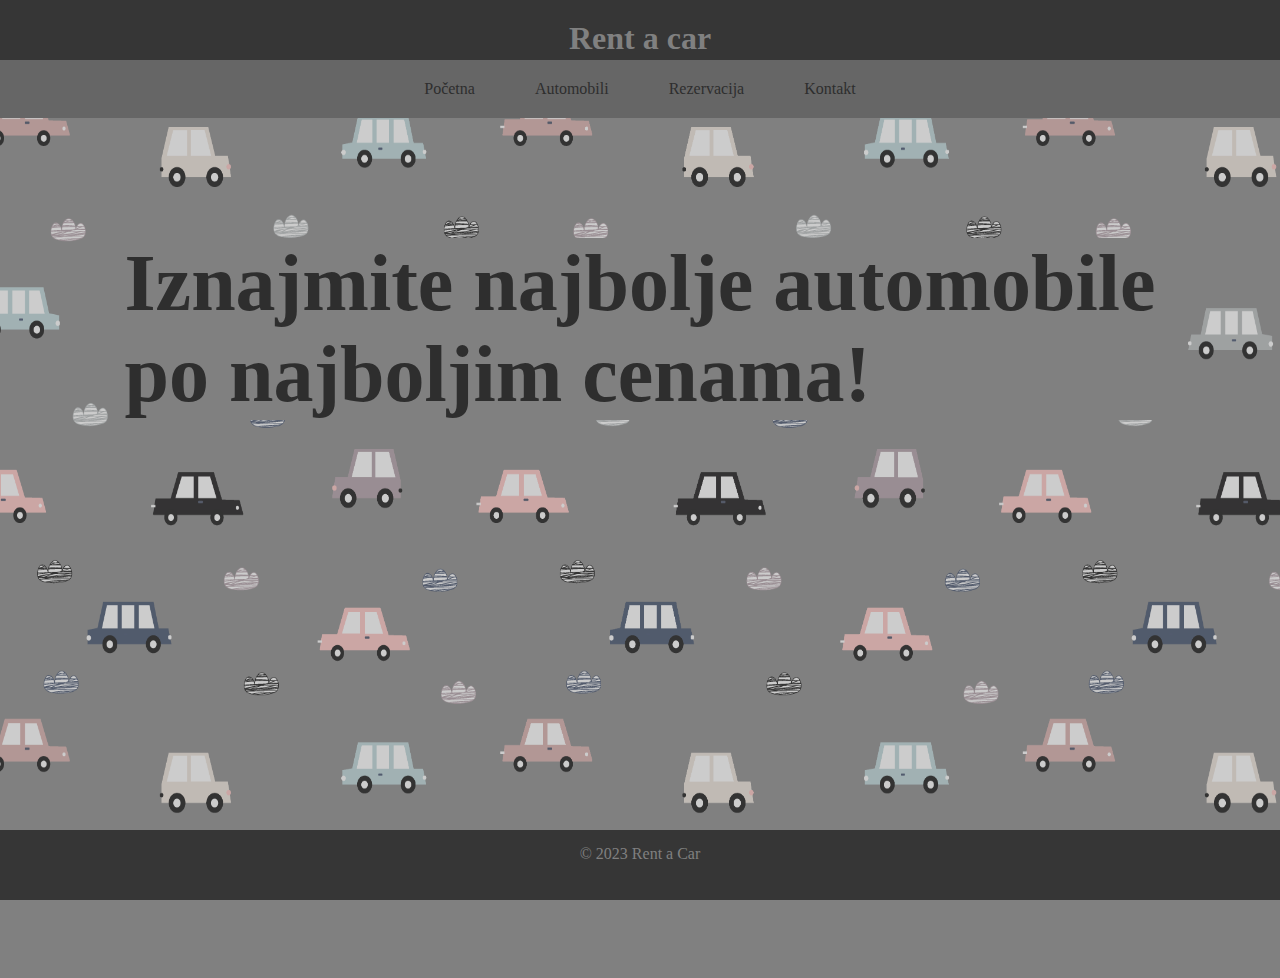
<file: Index.html>
<!DOCTYPE html>
<html lang="en">
<head>
  <meta charset="UTF-8">
  <meta name="viewport" content="width=device-width, initial-scale=1.0">
  <title>Rent a Car</title>
  <link rel="stylesheet" href="css/style.css">
</head>
<body>
  <img src="images/automobili.png" alt="pozadina" class="pozadina">

  <header>
    <h1 class="naslov">Rent a car</h1>
    <nav>
      <ul>
        <li><a href="Index.html">Početna</a></li>
        <li><a href="Automobili.html">Automobili</a></li>
        <li><a href="Rezervacija.html">Rezervacija</a></li>
        <li><a href="Kontakt.html">Kontakt</a></li>
      </ul>
    </nav>
  </header>

  <main>
    <h1 class="pocetnah1">Iznajmite najbolje automobile<br>po najboljim cenama!</h1>
  </main>

  <footer>
  <p>&copy; 2023 Rent a Car</p>
</footer>

<script src="JS/main.js"></script>

</body>
</html>
</file>
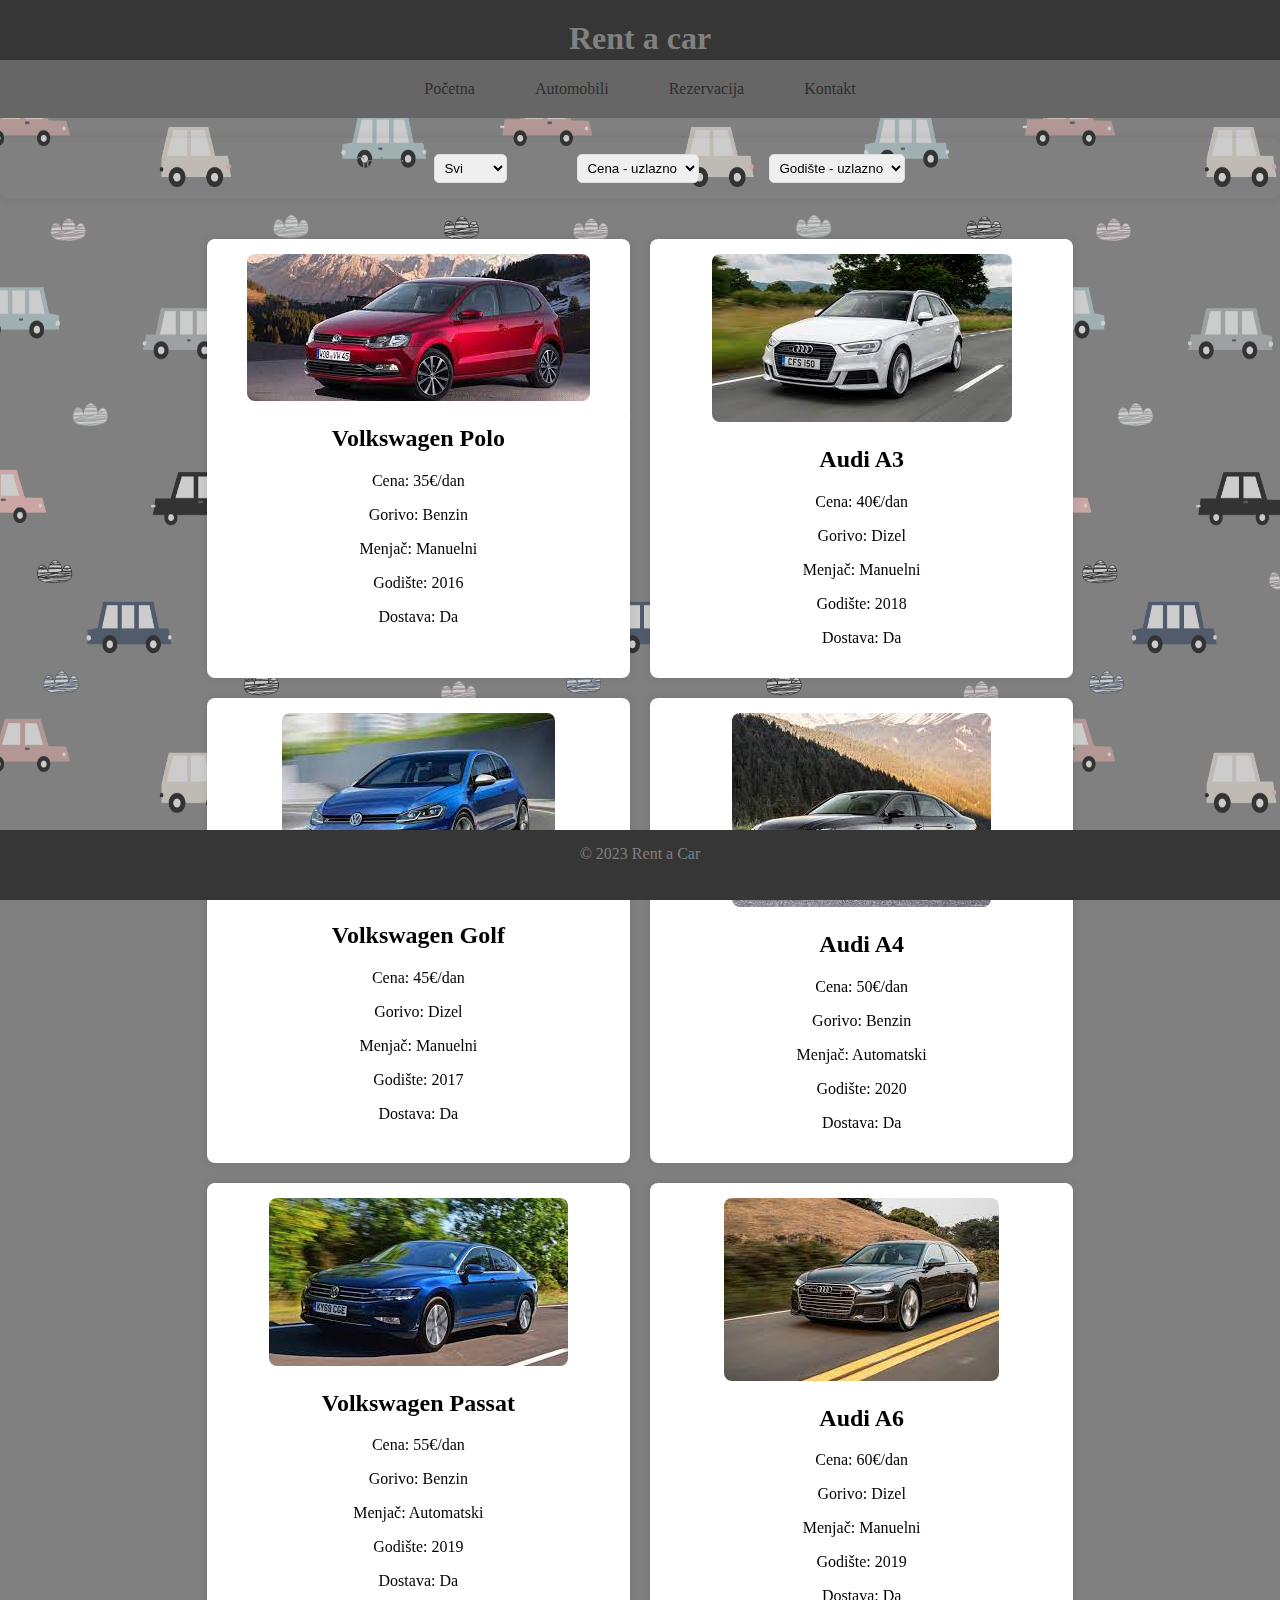
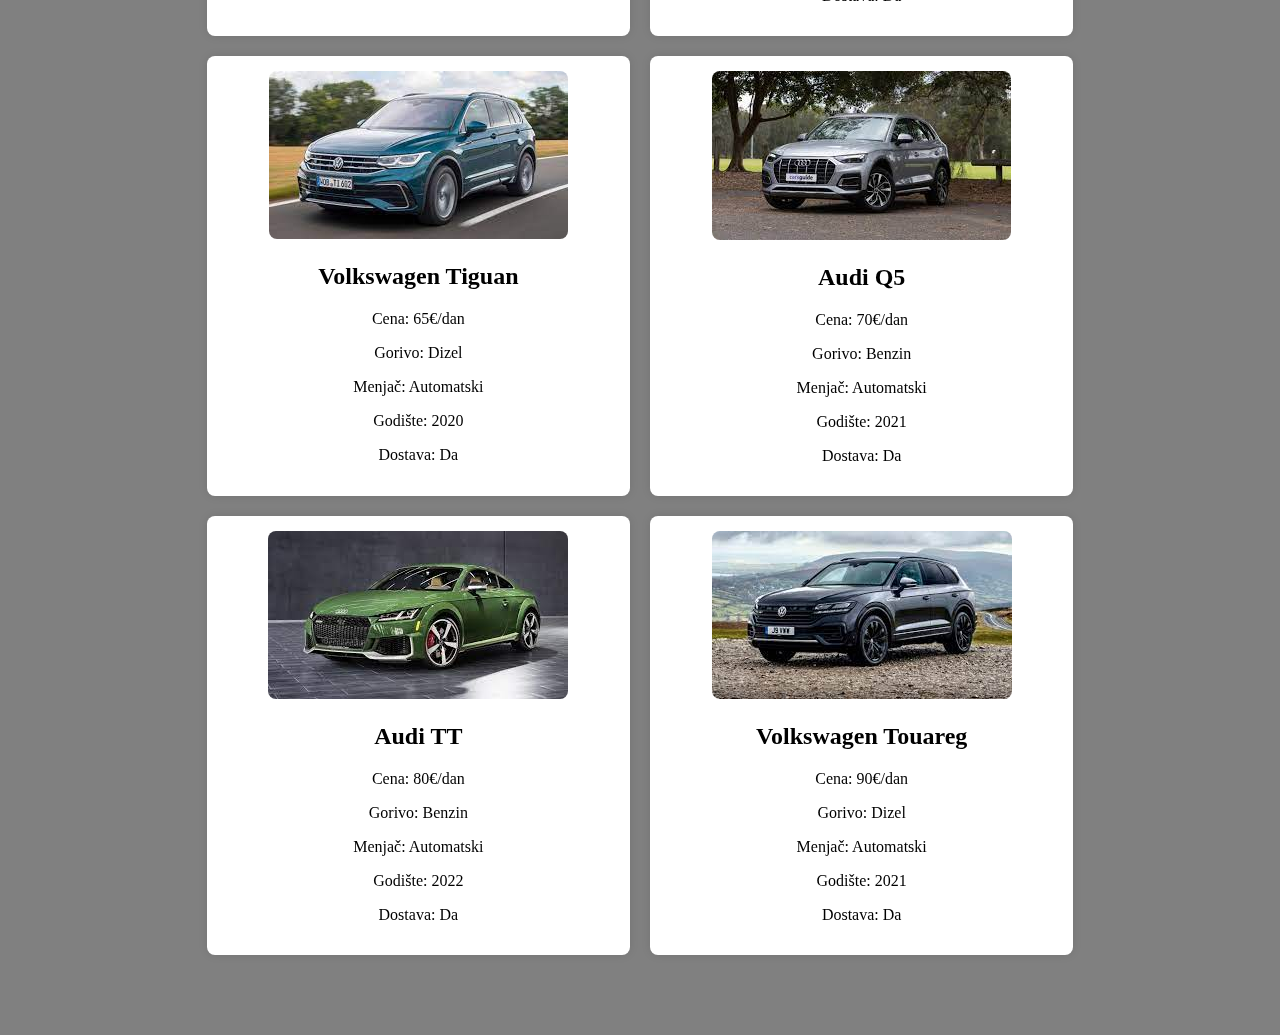
<file: Automobili.html>
<!DOCTYPE html>
<html lang="en">
<head>
  <meta charset="UTF-8">
  <meta name="viewport" content="width=device-width, initial-scale=1.0">
  <title>Rent a Car</title>
  <link rel="stylesheet" href="css/style.css">
</head>
<body>
    <img src="images/automobili.png" alt="pozadina" class="pozadina">

  <header>
    <h1 class="naslov">Rent a car</h1>
    <nav>
      <ul>
        <li><a href="Index.html">Početna</a></li>
        <li><a href="Automobili.html">Automobili</a></li>
        <li><a href="Rezervacija.html">Rezervacija</a></li>
        <li><a href="Kontakt.html">Kontakt</a></li>
      </ul>
    </nav>
  </header>

  <main>
    <div class="filters-container">
      <label for="fuel-type">Gorivo:</label>
      <select id="fuel-type" name="fuel-type">
        <option value="all">Svi</option>
        <option value="petrol">Benzin</option>
        <option value="diesel">Dizel</option>
      </select>
  
      <label for="sort-price"></label>
      <select id="sort-price" name="sort-price">
        <option value="ascending">Cena - uzlazno</option>
        <option value="descending">Cena - silazno</option>
      </select>
  
      <label for="sort-year"></label>
      <select id="sort-year" name="sort-year">
        <option value="ascending">Godište - uzlazno</option>
        <option value="descending">Godište - silazno</option>
      </select>
    </div>
    <section class="car-cards-container">
         <!-- Volkswagen Polo -->
      <article class="car-card" data-price="35" data-year="2016" data-fuel="petrol">
        <img src="images/vwPolo.png" alt="Volkswagen Polo">
        <h2>Volkswagen Polo</h2>
        <p>Cena: 35€/dan</p>
        <p>Gorivo: Benzin</p>
        <p>Menjač: Manuelni</p>
        <p>Godište: 2016</p>
        <p>Dostava: Da</p>
      </article>
      <!-- Audi A3 -->
      <article class="car-card" data-price="40" data-year="2018" data-fuel="diesel">
        <img src="images/A3.png" alt="Audi A3">
        <h2>Audi A3</h2>
        <p>Cena: 40€/dan</p>
        <p>Gorivo: Dizel</p>
        <p>Menjač: Manuelni</p>
        <p>Godište: 2018</p>
        <p>Dostava: Da</p>
      </article>
        <!-- Volkswagen Golf -->
      <article class="car-card" data-price="45" data-year="2017" data-fuel="diesel">
        <img src="images/vwGolf.png" alt="Volkswagen Golf">
        <h2>Volkswagen Golf</h2>
        <p>Cena: 45€/dan</p>
        <p>Gorivo: Dizel</p>
        <p>Menjač: Manuelni</p>
        <p>Godište: 2017</p>
        <p>Dostava: Da</p>
      </article>
      <!-- Audi A4 -->
      <article class="car-card" data-price="50" data-year="2020" data-fuel="petrol">
        <img src="images/a4.png" alt="Audi A4">
        <h2>Audi A4</h2>
        <p>Cena: 50€/dan</p>
        <p>Gorivo: Benzin</p>
        <p>Menjač: Automatski</p>
        <p>Godište: 2020</p>
        <p>Dostava: Da</p>
      </article>
        <!-- Volkswagen Passat -->
        <article class="car-card" data-price="55" data-year="2019" data-fuel="petrol">
            <img src="images/vwPasat.png" alt="Volkswagen Passat">
            <h2>Volkswagen Passat</h2>
            <p>Cena: 55€/dan</p>
            <p>Gorivo: Benzin</p>
            <p>Menjač: Automatski</p>
            <p>Godište: 2019</p>
            <p>Dostava: Da</p>
          </article>

          
      <!-- Audi A6 -->
      <article class="car-card" data-price="60" data-year="2019" data-fuel="diesel">
        <img src="images/A6.png" alt="Audi A6">
        <h2>Audi A6</h2>
        <p>Cena: 60€/dan</p>
        <p>Gorivo: Dizel</p>
        <p>Menjač: Manuelni</p>
        <p>Godište: 2019</p>
        <p>Dostava: Da</p>
      </article>

        <!-- Volkswagen Tiguan -->
        <article class="car-card" data-price="65" data-year="2020" data-fuel="diesel">
            <img src="images/vwTiguan.png" alt="Volkswagen Tiguan">
            <h2>Volkswagen Tiguan</h2>
            <p>Cena: 65€/dan</p>
            <p>Gorivo: Dizel</p>
            <p>Menjač: Automatski</p>
            <p>Godište: 2020</p>
            <p>Dostava: Da</p>
          </article>
          
      <!-- Audi Q5 -->
      <article class="car-card" data-price="70" data-year="2021" data-fuel="petrol">
        <img src="images/Q5.png" alt="Audi Q5">
        <h2>Audi Q5</h2>
        <p>Cena: 70€/dan</p>
        <p>Gorivo: Benzin</p>
        <p>Menjač: Automatski</p>
        <p>Godište: 2021</p>
        <p>Dostava: Da</p>
      </article>
      
      <!-- Audi TT -->
      <article class="car-card" data-price="80" data-year="2022" data-fuel="petrol">
        <img src="images/TT.png" alt="Audi TT">
        <h2>Audi TT</h2>
        <p>Cena: 80€/dan</p>
        <p>Gorivo: Benzin</p>
        <p>Menjač: Automatski</p>
        <p>Godište: 2022</p>
        <p>Dostava: Da</p>
      </article>
      <!-- Volkswagen Touareg -->
      <article class="car-card" data-price="90" data-year="2021" data-fuel="diesel">
        <img src="images/vwTouareg.png" alt="Volkswagen Touareg">
        <h2>Volkswagen Touareg</h2>
        <p>Cena: 90€/dan</p>
        <p>Gorivo: Dizel</p>
        <p>Menjač: Automatski</p>
        <p>Godište: 2021</p>
        <p>Dostava: Da</p>
      </article>
    </section>
  </main>
  

  <footer>
  <p>&copy; 2023 Rent a Car</p>
</footer>

<script src="JS/main.js"></script>

</body>
</html>
</file>
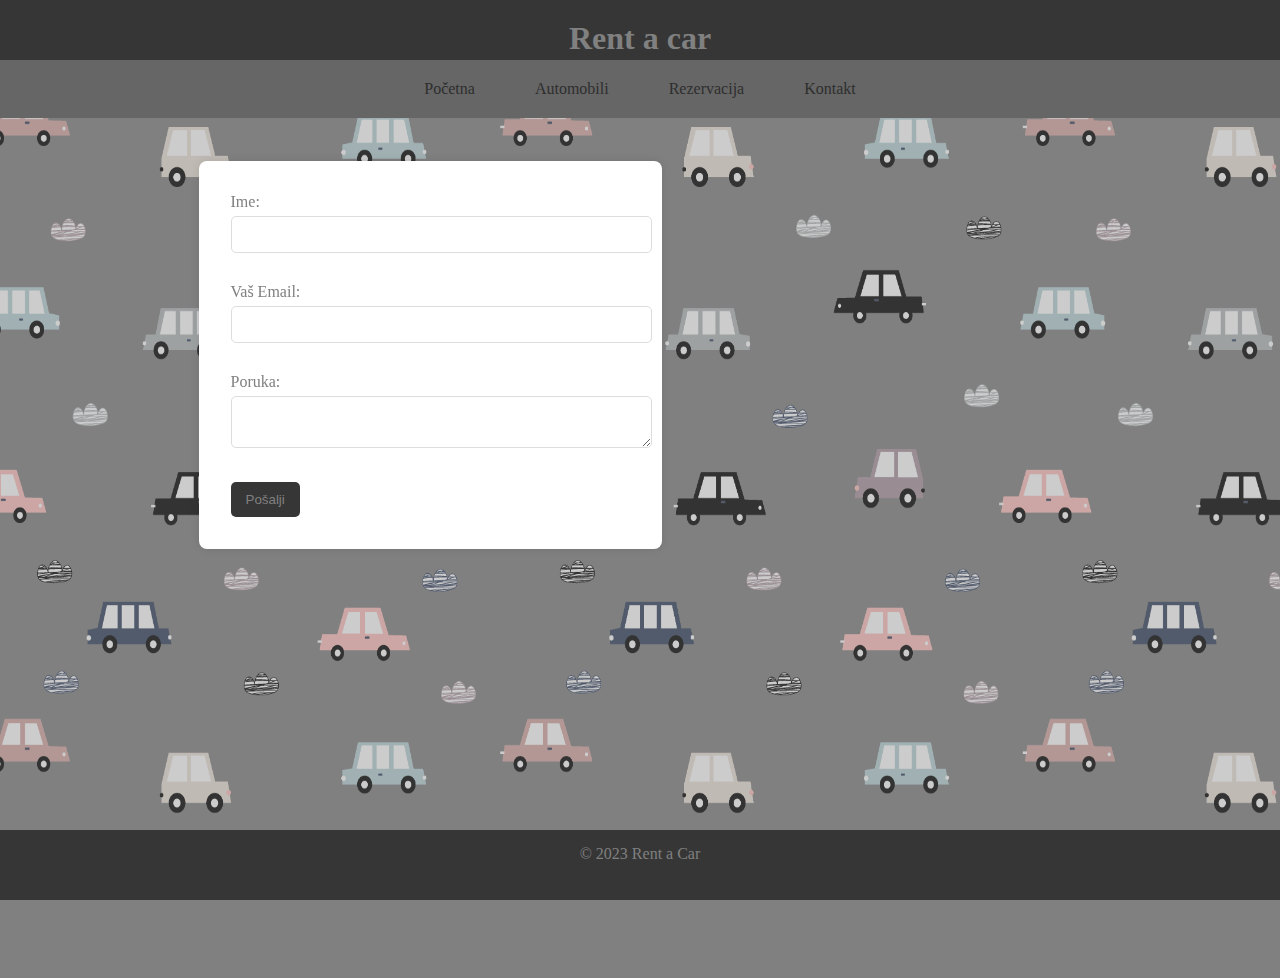
<file: Kontakt.html>
<!DOCTYPE html>
<html lang="en">
<head>
  <meta charset="UTF-8">
  <meta name="viewport" content="width=device-width, initial-scale=1.0">
  <title>Rent a Car</title>
  <link rel="stylesheet" href="css/style.css">
</head>
<body>

  <img src="images/automobili.png" alt="pozadina" class="pozadina">

  <header>
    <h1 class="naslov">Rent a car</h1>
    <nav>
      <ul>
        <li><a href="Index.html">Početna</a></li>
        <li><a href="Automobili.html">Automobili</a></li>
        <li><a href="Rezervacija.html">Rezervacija</a></li>
        <li><a href="Kontakt.html">Kontakt</a></li>
      </ul>
    </nav>
  </header>

  <main>
    <div class="content-container">
      <div class="form-wrapper">
        <form id="contact-form" onsubmit="event.preventDefault(); showAlert();">
          <div class="form-group">
            <label for="name">Ime:</label>
            <input type="text" id="name" name="name" required>
          </div>
          <div class="form-group">
            <label for="email">Vaš Email:</label>
            <input type="email" id="email" name="email" required>
          </div>
          <div class="form-group">
            <label for="message">Poruka:</label>
            <textarea id="message" name="message" required></textarea>
          </div>
          <button type="submit">Pošalji</button>
        </form>
      </div>
      <div class="map-container">
        <iframe src="https://www.google.com/maps/embed?pb=!1m18!1m12!1m3!1d22646.32606290144!2d20.377807112957818!3d44.805452761132706!2m3!1f0!2f0!3f0!3m2!1i1024!2i768!4f13.1!3m3!1m2!1s0x475a656f9dea142f%3A0x7517ef90e3936203!2sRent%20a%20Car%20Beograd%2C%20iznajmljivanje%20automobila%2C%20Grand%20Mobile!5e0!3m2!1ssr!2srs!4v1700483468232!5m2!1ssr!2srs" width="600" height="450" style="border:0;" allowfullscreen="" loading="lazy" referrerpolicy="no-referrer-when-downgrade"></iframe>
      </div>
    </div>
  </main>

  <footer>
    <p>&copy; 2023 Rent a Car</p>
  </footer>

  <script src="JS/main.js"></script>
</body>
</html>
</file>
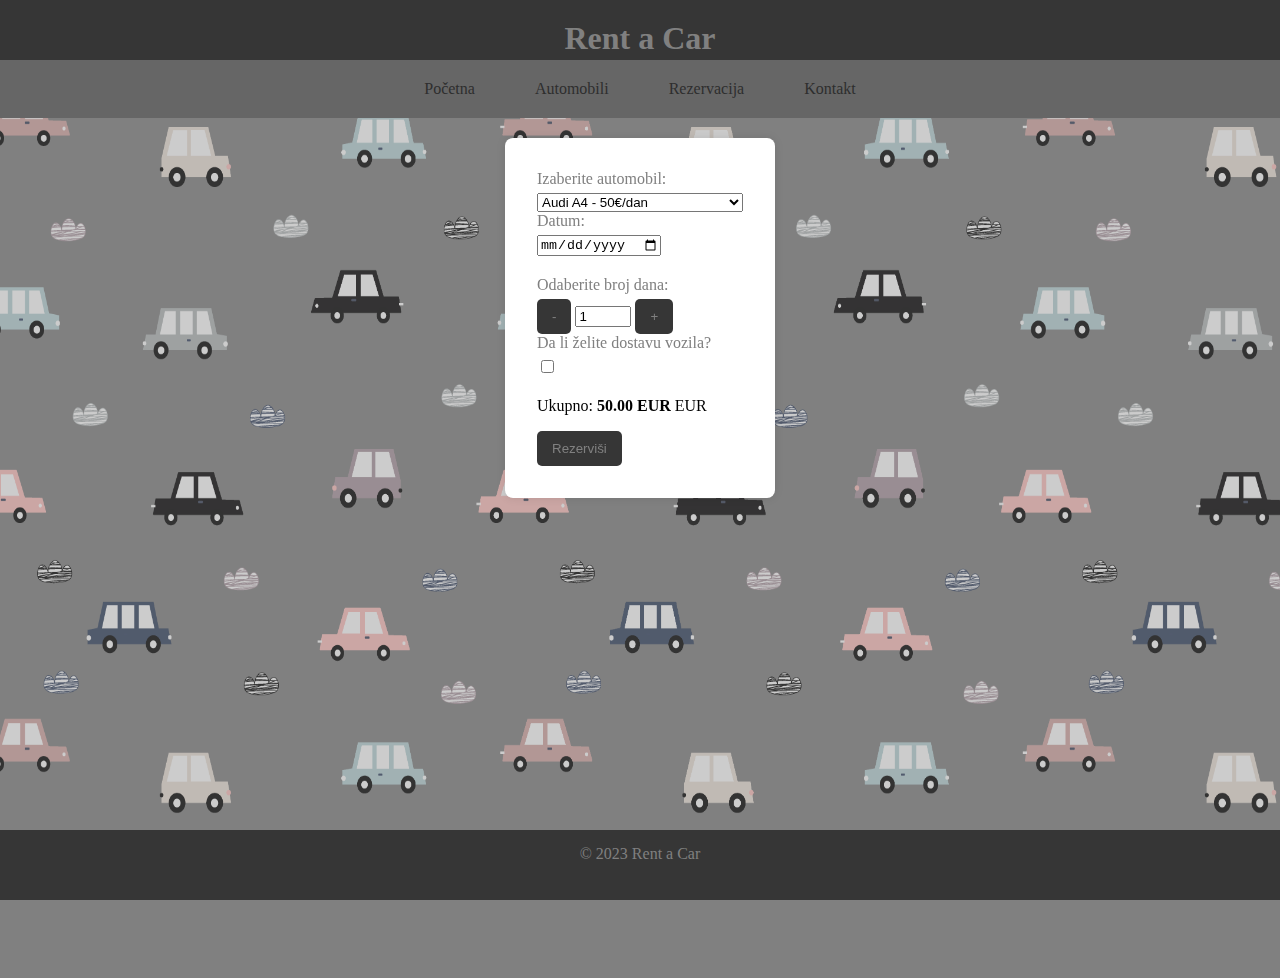
<file: Rezervacija.html>
<!DOCTYPE html>
<html lang="en">
<head>
  <meta charset="UTF-8">
  <meta name="viewport" content="width=device-width, initial-scale=1.0">
  <title>Rent a Car - Rezervacija</title>
  <link rel="stylesheet" href="css/style.css">
</head>
<body>
    <img src="images/automobili.png" alt="pozadina" class="pozadina">

    <header>
    <h1 class="naslov">Rent a Car</h1>
    <nav>
      <ul>
        <li><a href="Index.html">Početna</a></li>
        <li><a href="Automobili.html">Automobili</a></li>
        <li><a href="Rezervacija.html">Rezervacija</a></li>
        <li><a href="Kontakt.html">Kontakt</a></li>
      </ul>
    </nav>
  </header>
  <main>
    <div class="form-wrapper">
      <form id="reservation-form">
        <div class="form-group">
          <label for="car-select">Izaberite automobil:</label>
          <select id="car-select" name="car-select">
            <option value="audi-a4-50">Audi A4 - 50€/dan</option>
            <option value="audi-a6-60">Audi A6 - 60€/dan</option>
            <option value="audi-q5-70">Audi Q5 - 70€/dan</option>
            <option value="vw-golf-45">Volkswagen Golf - 45€/dan</option>
            <option value="vw-passat-55">Volkswagen Passat - 55€/dan</option>
            <option value="vw-polo-35">Volkswagen Polo - 35€/dan</option>
            <option value="vw-tiguan-65">Volkswagen Tiguan - 65€/dan</option>
            <option value="vw-touareg-90">Volkswagen Touareg - 90€/dan</option>
            <option value="audi-a3-40">Audi A3 - 40€/dan</option>
            <option value="audi-tt-80">Audi TT - 80€/dan</option>
          </select>

          <label for="date">Datum:</label>
          <input type="date" id="date" name="date" min="">
        </div>

        <div id="day-counter">
            <label for="day-counter">Odaberite broj dana:</label>

            <button type="button" id="decrement">-</button>
            <input type="number" id="day" name="day" value="1" min="1" max="20">
            <button type="button" id="increment">+</button>
        </div>

        <div class="form-group">
          <label for="delivery">Da li želite dostavu vozila?</label>
          <input type="checkbox" id="delivery" name="delivery">
        </div>

        <div id="total-container">
            <p>Ukupno: <span id="total-price">0</span> EUR</p>
        </div>

        <button type="button" id="reserve-button">Rezerviši</button>
      </form>
    </div>
  </main>
  
  <footer>
    <p>&copy; 2023 Rent a Car</p>
  </footer>
  <script src="JS/main.js"></script>
</body>
</html>
</file>
<file: css/style.css>
body {
  font-family: South Island;
  margin: 0;
  padding-top: 78px;
  display: flex;
  flex-direction: column;
  align-items: center;
  min-height: 100vh;
  background-color: #808080;
}

.pozadina {
  position: fixed;
  top: 0;
  left: 0;
  width: 100%;
  height: 100%;
  z-index: -1;
  background-size: cover;
  opacity: 60%;
}

main {
  padding-top: 60px;
  padding-bottom: 60px;
}

header {
  background-color: #363636;
  width: 100%;
  padding: 20px 0;
  text-align: center;
  color: #808080;
  display: flex;
  justify-content: center;
  align-items: center;
  position: fixed;
  top: 0;
  z-index: 2;
}

header h1 {
  margin: 0;
}

nav {
  width: 100%;
  background-color: #666666;
  padding: 10px 0;
  display: flex;
  justify-content: center;
  position: fixed;
  top: 60px;
  z-index: 2;
}

nav ul {
  list-style-type: none;
  padding: 0;
  margin: 0;
  display: flex;
  gap: 30px;
  align-items: center;
}

nav ul li {
  padding: 0;
}

nav ul li a {
  color: #2e2e2e;
  text-decoration: none;
  padding: 10px 15px;
  display: block;
}

nav ul li a:hover {
  background-color: #363636;
  border-radius: 5px;
  color: #808080;
}

.form-wrapper {
  padding: 2rem;
  max-width: 800px;
  margin: auto;
  box-shadow: 0 0 10px rgba(0, 0, 0, 0.1);
  background-color: #ffffff;
  border-radius: 8px;
}

footer {
  background-color: #363636;
  color: #808080;
  text-align: center;
  padding: 15px;
  position: fixed;
  bottom: 0;
  width: 100%;
  height: 40px;
}

footer p {
  margin: 0;
}

.form-group {
  margin-bottom: 20px;
}

label {
  display: block;
  color: #808080;
  margin-bottom: 5px;
}

input[type=email], input[type=text], textarea {
  width: 100%;
  padding: 10px;
  margin-bottom: 10px;
  border-radius: 5px;
  border: 1px solid #ddd;
}

button {
  background-color: #363636;
  color: #808080;
  padding: 10px 15px;
  border: none;
  border-radius: 5px;
  cursor: pointer;
}

button:hover {
  background-color: #2e2e2e;
}

.content-container {
  display: flex;
  justify-content: space-around;
  align-items: flex-start;
  gap: 20px;
  padding: 20px;
  max-width: 1200px;
  margin: auto;
}

.form-wrapper {
  flex: 1;
  max-width: 500px;
}

.map-container {
  flex: 1;
}

iframe {
  max-width: 100%;
  border: 0;
  height: 390px;
}

.car-cards-container {
  display: flex;
  flex-wrap: wrap;
  gap: 20px;
  justify-content: center;
  padding: 20px;
}

.car-card {
  width: calc(33.333% - 20px); /* Oduzimamo gap da bismo dobili tri kartice u jednom redu */
  box-shadow: 0 0 10px rgba(0, 0, 0, 0.1);
  background-color: #ffffff;
  border-radius: 8px;
  padding: 15px;
  text-align: center;
}

.car-card img {
  max-width: 100%;
  height: auto;
  border-radius: 8px;
}

/* Za male ekrane */
@media (max-width: 768px) {
  .car-card {
    width: calc(50% - 20px); /* Dve kartice u redu na malim ekranima */
  }
}

/* Za veoma male ekrane */
@media (max-width: 480px) {
  .car-card {
    width: 100%; /* Jedna kartica u redu na veoma malim ekranima */
  }
}

/* Dodaj ove stilove na kraj tvog postojećeg CSS fajla */

#date-range {
  cursor: pointer;
}

#total-price {
  font-weight: bold;
}


.filters-container {
  text-align: center;
  padding: 1rem;
  border-radius: 8px;
  box-shadow: 0 0 10px rgba(0, 0, 0, 0.1);
  margin-bottom: 20px;
  display: flex;
  justify-content: center;
  gap: 20px;
  flex-wrap: wrap;
  color: #ddd;
}

.filters-container label {
  margin-right: 10px;
}

.filters-container select {
  padding: 5px;
  margin-right: 20px;
  border-radius: 5px;
  border: 1px solid #ddd;
}
.pocetnah1 {

margin-top: 100px;
font-size: 5em;
color: #2e2e2e;
background-color: #808080;

}

@media (max-width: 992px) {
  .content-container {
    flex-direction: column;
  }

  .form-wrapper,
  .map-container {
    max-width: 100%;
  }

  .car-card {
    width: calc(50% - 20px); /* Dva automobila u redu */
  }
}

/* Responzivnost za male tablete i velike telefone */
@media (max-width: 768px) {
  .nav ul {
    flex-direction: column;
    gap: 10px;
  }

  .car-card {
    width: 100%; /* Jedan automobil u redu */
  }

  .form-wrapper,
  .map-container {
    padding: 1rem;
  }
}

/* Responzivnost za male telefone */
@media (max-width: 576px) {
  header, nav {
    flex-direction: column;
  }

  .nav ul {
    width: 100%;
  }

  .filters-container {
    flex-direction: column;
  }

  .filters-container select {
    width: 100%;
    margin-bottom: 10px;
  }

  .form-wrapper {
    width: calc(100% - 2rem);
    padding: 1rem;
  }

  .car-card {
    padding: 10px;
  }

  footer {
    height: auto;
    padding: 10px;
  }
}

/* Stilovi za veoma male ekrane */
@media (max-width: 480px) {
  body {
    padding-top: 60px;
  }

  header, nav {
    padding: 10px 0;
  }

  .nav ul {
    gap: 10px;
  }

  .form-group {
    margin-bottom: 10px;
  }

  input[type=email], input[type=text], textarea {
    padding: 8px;
  }

  button {
    padding: 8px 10px;
  }

  .content-container {
    padding: 10px;
  }
}
</file>
